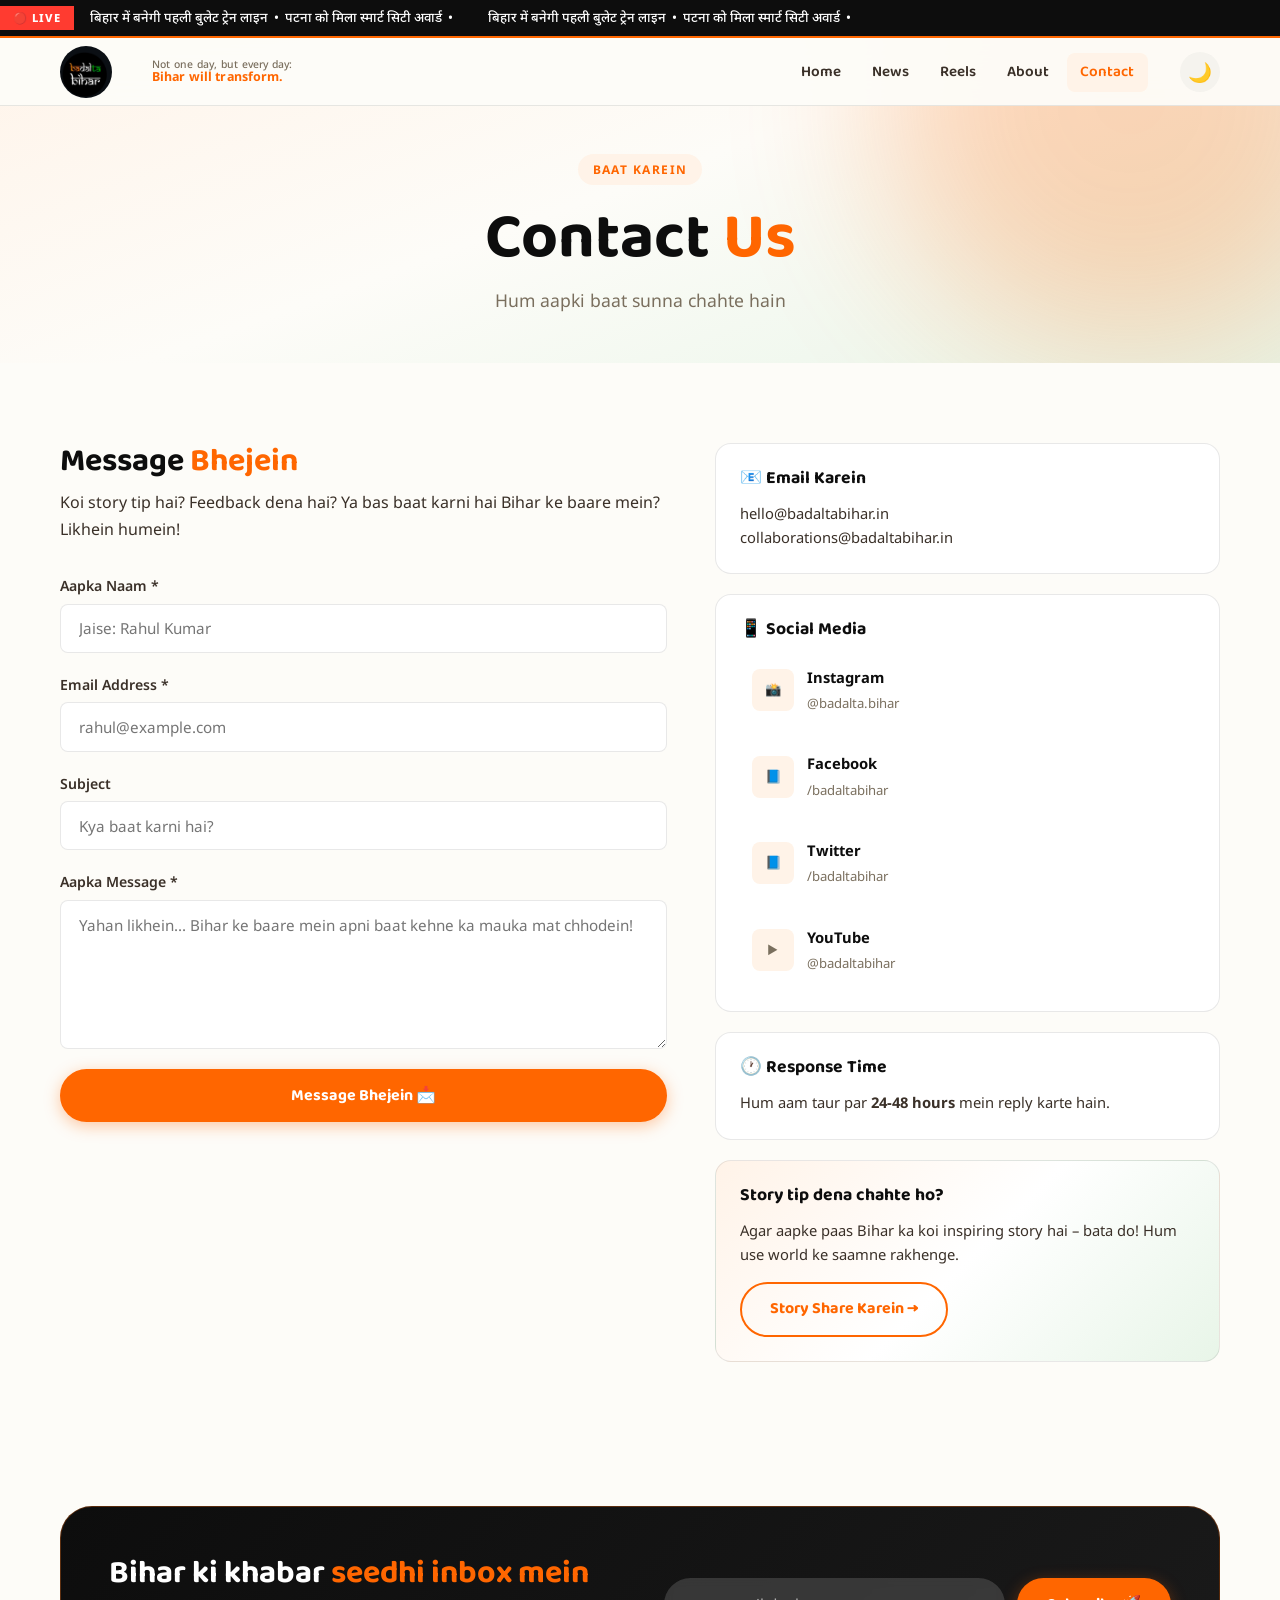
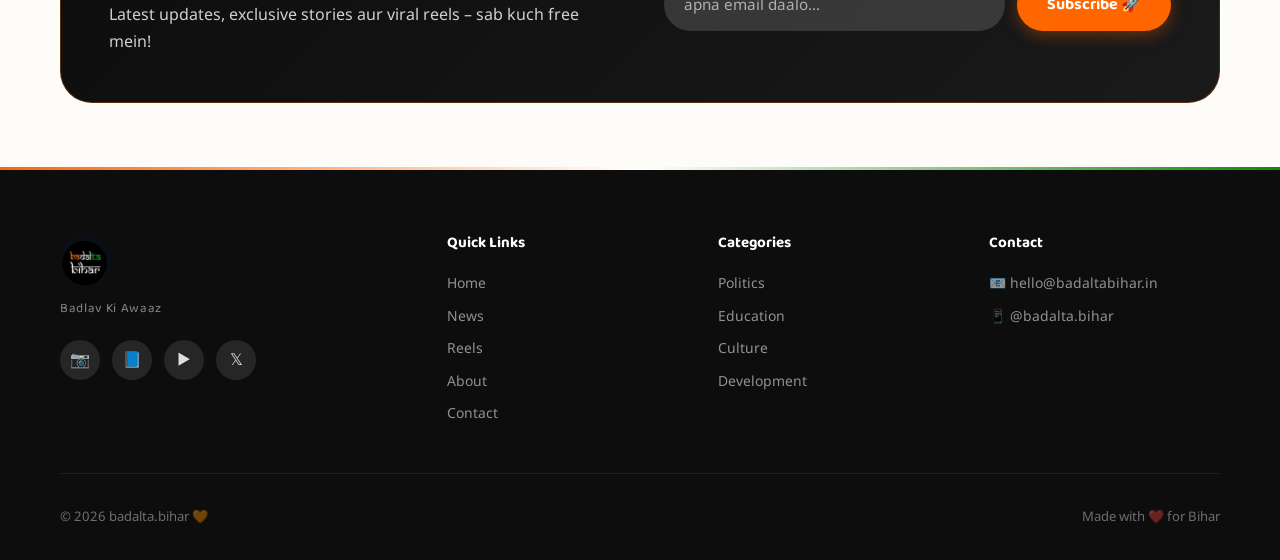
<file: contact.html>
<!DOCTYPE html>
<html lang="hi" data-theme="light">
<head>
  <meta charset="UTF-8" />
  <meta name="viewport" content="width=device-width, initial-scale=1.0" />
  <title>Contact – badalta.bihar</title>
  <link rel="stylesheet" href="style.css" />
  <link href="https://fonts.googleapis.com/css2?family=Baloo+2:wght@400;500;600;700;800&family=Noto+Sans:ital,wght@0,400;0,500;0,600;1,400&display=swap" rel="stylesheet" />
</head>
<body>
  <div class="ticker-wrap"><span class="ticker-label">🔴 LIVE</span><div class="ticker-track"><span class="ticker-content">बिहार में बनेगी पहली बुलेट ट्रेन लाइन &nbsp;•&nbsp; पटना को मिला स्मार्ट सिटी अवार्ड &nbsp;•&nbsp;</span><span class="ticker-content" aria-hidden="true">बिहार में बनेगी पहली बुलेट ट्रेन लाइन &nbsp;•&nbsp; पटना को मिला स्मार्ट सिटी अवार्ड &nbsp;•&nbsp;</span></div></div>
  <nav class="navbar" id="navbar">
    <div class="nav-inner">
      <a href="index.html" class="logo logo-with-img">
        <img src="[data-uri]" alt="badalta.bihar logo" class="logo-img" />
      </a>
      <div class="nav-tagline">
        <span class="nt-line1">Not one day, but every day:</span>
        <span class="nt-line2">Bihar will transform.</span>
      </div>
      <ul class="nav-links" id="navLinks"><li><a href="index.html">Home</a></li><li><a href="news.html">News</a></li><li><a href="reels.html">Reels</a></li><li><a href="about.html">About</a></li><li><a href="contact.html" class="active">Contact</a></li></ul>
      <div class="nav-actions"><button class="theme-toggle" id="themeToggle">🌙</button><button class="hamburger" id="hamburger"><span></span><span></span><span></span></button></div>
    </div>
  </nav>

  <section class="page-hero">
    <div class="blob blob-1"></div>
    <div class="container">
      <div class="section-badge">Baat Karein</div>
      <h1 class="page-hero-title">Contact <span class="accent">Us</span></h1>
      <p class="page-hero-sub">Hum aapki baat sunna chahte hain</p>
    </div>
  </section>

  <section class="section-gap">
    <div class="container">
      <div class="contact-grid">

        <!-- FORM -->
        <div class="contact-form-wrap">
          <h2 class="contact-form-title">Message <span class="accent">Bhejein</span></h2>
          <p>Koi story tip hai? Feedback dena hai? Ya bas baat karni hai Bihar ke baare mein? Likhein humein!</p>
          <form class="contact-form" id="contactForm">
            <div class="form-group">
              <label for="fname">Aapka Naam *</label>
              <input type="text" id="fname" placeholder="Jaise: Rahul Kumar" required />
            </div>
            <div class="form-group">
              <label for="femail">Email Address *</label>
              <input type="email" id="femail" placeholder="rahul@example.com" required />
            </div>
            <div class="form-group">
              <label for="fsubject">Subject</label>
              <input type="text" id="fsubject" placeholder="Kya baat karni hai?" />
            </div>
            <div class="form-group">
              <label for="fmessage">Aapka Message *</label>
              <textarea id="fmessage" rows="6" placeholder="Yahan likhein... Bihar ke baare mein apni baat kehne ka mauka mat chhodein!" required></textarea>
            </div>
            <button type="submit" class="btn btn-primary btn-full">Message Bhejein 📩</button>
            <div class="form-success" id="formSuccess">✅ Shukriya! Hum jald hi jawab denge.</div>
          </form>
        </div>

        <!-- INFO -->
        <div class="contact-info-wrap">
          <div class="contact-info-card">
            <h3>📧 Email Karein</h3>
            <p>hello@badaltabihar.in</p>
            <p>collaborations@badaltabihar.in</p>
          </div>
          <div class="contact-info-card">
            <h3>📱 Social Media</h3>
            <div class="contact-socials">
              <a href="https://www.instagram.com/badalta.bihar?" target="_blank" rel="noopener" class="contact-social-link">
                <span class="cs-icon">📸</span>
                <div>
                  <strong>Instagram</strong>
                  <span>@badalta.bihar</span>
                </div>
              </a>
              <a href="https://www.facebook.com/share/1H2aRcivme/?mibextid=wwXIfr" target="_blank" rel="noopener" class="contact-social-link">
                <span class="cs-icon">📘</span>
                <div>
                  <strong>Facebook</strong>
                  <span>/badaltabihar</span>
                </div>
              </a>

              <a href="https://x.com/badaltabihar__?s=21" target="_blank" rel="noopener" class="contact-social-link">
                <span class="cs-icon">📘</span>
                <div>
                  <strong>Twitter</strong>
                  <span>/badaltabihar</span>
                </div>
              </a>
              <a href="https://youtube.com/@badaltabihar-yt" target="_blank" rel="noopener" class="contact-social-link">
                <span class="cs-icon">▶</span>
                <div>
                  <strong>YouTube</strong>
                  <span>@badaltabihar</span>
                </div>
              </a>
            </div>
          </div>
          <div class="contact-info-card">
            <h3>🕐 Response Time</h3>
            <p>Hum aam taur par <strong>24-48 hours</strong> mein reply karte hain.</p>
          </div>
          <div class="contact-info-card contact-info-cta">
            <h3>Story tip dena chahte ho?</h3>
            <p>Agar aapke paas Bihar ka koi inspiring story hai – bata do! Hum use world ke saamne rakhenge.</p>
            <a href="mailto:stories@badaltabihar.in" class="btn btn-ghost" style="margin-top:1rem">Story Share Karein →</a>
          </div>
        </div>

      </div>
    </div>
  </section>

  <section class="newsletter-section section-gap">
    <div class="container">
      <div class="newsletter-box">
        <div class="nl-text">
          <h2>Bihar ki khabar <span class="accent">seedhi inbox mein</span></h2>
          <p>Latest updates, exclusive stories aur viral reels – sab kuch free mein!</p>
        </div>
        <form class="nl-form" id="nlForm">
          <input type="email" placeholder="apna email daalo..." required />
          <button type="submit" class="btn btn-primary">Subscribe 🚀</button>
        </form>
      </div>
    </div>
  </section>

  <footer class="footer">
    <div class="container">
      <div class="footer-grid">
        <div class="footer-brand"><a href="index.html" class="logo logo-footer logo-with-img"><img src="[data-uri]" alt="badalta.bihar logo" class="logo-img" /></a><p class="footer-tagline">Badlav Ki Awaaz</p><div class="social-links"><a href="https://www.instagram.com/badalta.bihar?igsh=NTM5YndsMmE4dm55&utm_source=qr" target="_blank" rel="noopener" class="social-btn">📷</a><a href="https://www.facebook.com/share/1H2aRcivme/?mibextid=wwXIfr" target="_blank" rel="noopener" class="social-btn">📘</a><a href="https://youtube.com/@badaltabihar-yt?si=SwULv9LUJE1FTCpi" target="_blank" rel="noopener" class="social-btn">▶</a><a href="https://x.com/badaltabihar__?s=21" target="_blank" rel="noopener" class="social-btn">𝕏</a></div></div>
        <div class="footer-col"><h4>Quick Links</h4><ul><li><a href="index.html">Home</a></li><li><a href="news.html">News</a></li><li><a href="reels.html">Reels</a></li><li><a href="about.html">About</a></li><li><a href="contact.html">Contact</a></li></ul></div>
        <div class="footer-col"><h4>Categories</h4><ul><li><a href="#">Politics</a></li><li><a href="#">Education</a></li><li><a href="#">Culture</a></li><li><a href="#">Development</a></li></ul></div>
        <div class="footer-col"><h4>Contact</h4><ul><li>📧 hello@badaltabihar.in</li><li>📱 @badalta.bihar</li></ul></div>
      </div>
      <div class="footer-bottom"><p>© 2026 badalta.bihar 🧡</p><p>Made with ❤️ for Bihar</p></div>
    </div>
  </footer>
  <script src="script.js"></script>
</body>
</html>
</file>
<file: style.css>
/* ═══════════════════════════════════════════════════════ */
/*  badalta.bihar – style.css                             */
/*  Design: Bihar saffron/green editorial with bold type  */
/* ═══════════════════════════════════════════════════════ */

/* ── DESIGN TOKENS ──────────────────────────────────── */
:root {
  /* ── Logo-matched palette: Saffron | White | Green | Black ── */
  --saffron:       #FF6600;
  --saffron-light: #FF8C2A;
  --saffron-pale:  #FFF3E8;
  --green:         #138808;
  --green-light:   #1DAD0A;
  --green-pale:    #E8F5E8;
  --logo-black:    #0D0D0D;
  --white:         #FFFFFF;
  --earth:         #8B5E3C;
  --earth-pale:    #F5EDE5;
  /* Light theme: clean off-white background */
  --bg:            #FDFCF8;
  --surface:       #FFFFFF;
  --surface-2:     #F5F3EE;
  --text-1:        #0D0D0D;
  --text-2:        #3A3028;
  --text-3:        #7A6F5E;
  --border:        rgba(0,0,0,0.09);
  --shadow-sm:     0 2px 8px rgba(0,0,0,0.07);
  --shadow-md:     0 6px 24px rgba(255,102,0,0.10);
  --shadow-lg:     0 16px 48px rgba(0,0,0,0.15);
  --radius-sm:     8px;
  --radius-md:     16px;
  --radius-lg:     24px;
  --radius-xl:     32px;
  --ticker-h:      38px;
  --nav-h:         68px;
  --font-display:  'Baloo 2', cursive;
  --font-body:     'Noto Sans', sans-serif;
  --transition:    0.25s cubic-bezier(0.4,0,0.2,1);
}

[data-theme="dark"] {
  /* Logo-matched dark: pure black like logo bg, saffron+green glow */
  --bg:        #0A0A0A;
  --surface:   #141414;
  --surface-2: #1E1E1E;
  --text-1:    #F8F6F2;
  --text-2:    #C8BFB0;
  --text-3:    #7A7060;
  --border:    rgba(255,255,255,0.08);
  --shadow-sm: 0 2px 8px rgba(0,0,0,0.5);
  --shadow-md: 0 6px 24px rgba(255,102,0,0.15);
  --shadow-lg: 0 16px 48px rgba(0,0,0,0.7);
  --saffron-pale: #2A1200;
  --green-pale:   #0A1F0A;
  --earth-pale:   #1A0F07;
}

/* ── RESET ──────────────────────────────────────────── */
*, *::before, *::after { box-sizing: border-box; margin: 0; padding: 0; }
html { scroll-behavior: smooth; font-size: 16px; }
body {
  font-family: var(--font-body);
  background: var(--bg);
  color: var(--text-1);
  line-height: 1.65;
  transition: background var(--transition), color var(--transition);
  overflow-x: hidden;
}
img { max-width: 100%; display: block; object-fit: cover; }
a { text-decoration: none; color: inherit; }
ul { list-style: none; }
button { cursor: pointer; border: none; background: none; font-family: inherit; }
input, textarea { font-family: inherit; }

/* ── TYPOGRAPHY ──────────────────────────────────────── */
h1,h2,h3,h4 { font-family: var(--font-display); font-weight: 700; line-height: 1.2; }
.accent { color: var(--saffron); }

/* ── UTILITIES ───────────────────────────────────────── */
.container { width: 100%; max-width: 1200px; margin: 0 auto; padding: 0 1.25rem; }
.section-gap { padding: 5rem 0; }
.section-header { display: flex; align-items: baseline; justify-content: space-between; margin-bottom: 2.5rem; flex-wrap: wrap; gap: 0.5rem; }
.section-title { font-size: clamp(1.8rem, 4vw, 2.5rem); font-family: var(--font-display); }
.section-sub { color: var(--text-3); margin-top: 0.25rem; font-size: 1rem; }
.section-badge { display: inline-block; background: var(--saffron-pale); color: var(--saffron); font-size: 0.75rem; font-weight: 700; letter-spacing: 0.12em; text-transform: uppercase; padding: 0.35rem 0.9rem; border-radius: 50px; margin-bottom: 1rem; }
.see-all { color: var(--saffron); font-weight: 600; font-size: 0.9rem; transition: gap var(--transition); }
.see-all:hover { text-decoration: underline; }

/* ── BUTTONS ─────────────────────────────────────────── */
.btn {
  display: inline-flex; align-items: center; gap: 0.5rem;
  font-family: var(--font-display); font-weight: 700; font-size: 1rem;
  padding: 0.75rem 1.75rem; border-radius: 50px;
  transition: all var(--transition); cursor: pointer; border: 2px solid transparent;
}
.btn-primary {
  background: var(--saffron); color: #fff;
  box-shadow: 0 4px 16px rgba(255,102,0,0.35);
}
.btn-primary:hover { background: var(--saffron-light); transform: translateY(-2px); box-shadow: 0 8px 24px rgba(255,102,0,0.45); }
.btn-ghost {
  background: transparent; color: var(--saffron);
  border-color: var(--saffron);
}
.btn-ghost:hover { background: var(--saffron); color: #fff; }
.btn-sm { font-size: 0.85rem; padding: 0.5rem 1.1rem; }
.btn-full { width: 100%; justify-content: center; }

/* ── TICKER ──────────────────────────────────────────── */
.ticker-wrap {
  position: fixed; top: 0; left: 0; right: 0; z-index: 1000;
  background: var(--logo-black); color: #fff; border-bottom: 2px solid var(--saffron);
  height: var(--ticker-h); display: flex; align-items: center;
  overflow: hidden;
}
.ticker-label {
  flex-shrink: 0; background: #FF3B30; font-size: 0.7rem; font-weight: 800;
  letter-spacing: 0.1em; padding: 0.2rem 0.8rem; margin-right: 1rem;
  animation: pulse-label 2s infinite;
}
@keyframes pulse-label { 0%,100%{opacity:1} 50%{opacity:.6} }
.ticker-track { flex: 1; overflow: hidden; display: flex; }
.ticker-content {
  white-space: nowrap; font-size: 0.82rem; font-weight: 500;
  animation: ticker-scroll 35s linear infinite;
  padding-right: 2rem;
}
@keyframes ticker-scroll { 0%{transform:translateX(0)} 100%{transform:translateX(-100%)} }

/* ── NAVBAR ──────────────────────────────────────────── */
.navbar {
  position: fixed; top: var(--ticker-h); left: 0; right: 0; z-index: 999;
  background: rgba(253,252,248,0.95); backdrop-filter: blur(14px); border-bottom: 1.5px solid rgba(255,102,0,0.12);
  border-bottom: 1px solid var(--border); height: var(--nav-h);
  transition: all var(--transition);
}
[data-theme="dark"] .navbar { background: rgba(10,10,10,0.96); border-bottom: 1.5px solid rgba(255,102,0,0.2); }
.navbar.scrolled { box-shadow: var(--shadow-md); }
.nav-inner {
  max-width: 1200px; margin: 0 auto; padding: 0 1.25rem;
  height: 100%; display: flex; align-items: center; gap: 2rem;
}
.logo {
  display: flex; flex-direction: column; line-height: 1;
  font-family: var(--font-display);
}
.logo-dot { color: var(--saffron); font-size: 1.3rem; font-weight: 800; }
.logo-main { color: var(--green); font-size: 1.3rem; font-weight: 800; }
.logo-footer .logo-dot, .logo-footer .logo-main { font-size: 1.5rem; }
.tagline-nav { color: var(--text-3); font-size: 0.6rem; font-weight: 500; letter-spacing: 0.05em; margin-top: 1px; }
.nav-links { display: flex; gap: 0.25rem; margin-left: auto; }
.nav-links a {
  font-family: var(--font-display); font-weight: 600; font-size: 0.95rem;
  color: var(--text-2); padding: 0.45rem 0.85rem; border-radius: var(--radius-sm);
  transition: all var(--transition);
}
.nav-links a:hover, .nav-links a.active {
  color: var(--saffron); background: var(--saffron-pale);
}
.nav-actions { display: flex; align-items: center; gap: 0.75rem; }
.theme-toggle {
  font-size: 1.2rem; padding: 0.4rem; border-radius: 50%;
  transition: all var(--transition); background: var(--surface-2);
  width: 40px; height: 40px; display: grid; place-items: center;
}
.theme-toggle:hover { background: var(--saffron-pale); }
.hamburger { display: none; flex-direction: column; gap: 5px; padding: 0.5rem; }
.hamburger span { width: 22px; height: 2px; background: var(--text-1); border-radius: 2px; transition: all var(--transition); display: block; }

/* ── HERO ─────────────────────────────────────────────── */
.hero {
  min-height: 100vh; display: flex; flex-direction: column;
  justify-content: center; align-items: center;
  padding-top: calc(var(--ticker-h) + var(--nav-h) + 2rem);
  padding-bottom: 4rem;
  position: relative; overflow: hidden;
  text-align: center;
  background: linear-gradient(175deg, #FFF3E8 0%, #FDFCF8 45%, #E8F5E8 100%);
}
.hero-bg-art { position: absolute; inset: 0; pointer-events: none; }
.blob {
  position: absolute; border-radius: 50%; filter: blur(80px); opacity: 0.25;
  animation: blob-float 12s ease-in-out infinite;
}
.blob-1 { width: 500px; height: 500px; background: var(--saffron); top: -150px; right: -100px; animation-delay: 0s; }
.blob-2 { width: 400px; height: 400px; background: var(--green); bottom: -100px; left: -80px; animation-delay: -4s; }
.blob-3 { width: 300px; height: 300px; background: #1a1a1a; top: 50%; left: 50%; transform: translate(-50%,-50%); animation-delay: -8s; }
@keyframes blob-float { 0%,100%{transform:translate(0,0) scale(1)} 33%{transform:translate(30px,-30px) scale(1.05)} 66%{transform:translate(-20px,20px) scale(0.95)} }
.hero-inner { position: relative; z-index: 2; max-width: 800px; padding: 0 1.25rem; }
.hero-badge {
  display: inline-block; background: var(--logo-black); color: var(--saffron); border: 1px solid var(--saffron);
  font-size: 0.75rem; font-weight: 700; letter-spacing: 0.1em; text-transform: uppercase;
  padding: 0.4rem 1rem; border-radius: 50px; margin-bottom: 1.5rem;
  animation: fadeUp 0.6s ease calc(var(--d,0)*0.12s) both;
}
.hero-title {
  font-size: clamp(2.5rem, 8vw, 5.5rem);
  font-family: var(--font-display); font-weight: 800;
  line-height: 1.05; margin-bottom: 0.5rem; letter-spacing: -0.02em;
}
.hero-word { display: inline-block; animation: fadeUp 0.6s ease calc(var(--d,0)*0.15s) both; }
.hero-sub-line { font-size: clamp(1.2rem, 3vw, 1.8rem); color: var(--green); font-weight: 600; animation: fadeUp 0.6s ease calc(var(--d,0)*0.15s) both; }
.hero-desc {
  font-size: clamp(1rem, 2vw, 1.15rem); color: var(--text-2); margin: 1.5rem auto;
  max-width: 550px; animation: fadeUp 0.6s ease calc(var(--d,0)*0.15s) both;
}
.hero-cta { display: flex; gap: 1rem; justify-content: center; flex-wrap: wrap; animation: fadeUp 0.6s ease calc(var(--d,0)*0.15s) both; }
.hero-stats {
  display: flex; align-items: center; gap: 2rem; justify-content: center;
  margin-top: 3rem; animation: fadeUp 0.6s ease calc(var(--d,0)*0.15s) both;
}
.stat { text-align: center; }
.stat strong { display: block; font-size: 2rem; font-family: var(--font-display); color: var(--saffron); font-weight: 800; }
.stat span { font-size: 0.8rem; color: var(--text-3); text-transform: uppercase; letter-spacing: 0.08em; }
.stat-divider { width: 1px; height: 40px; background: var(--border); }
.hero-scroll-hint {
  position: absolute; bottom: 2rem; left: 50%; transform: translateX(-50%);
  display: flex; flex-direction: column; align-items: center; gap: 0.5rem;
  color: var(--text-3); font-size: 0.75rem; letter-spacing: 0.1em; text-transform: uppercase;
  animation: fadeUp 1s ease 1s both;
}
.scroll-arrow {
  width: 20px; height: 20px; border-right: 2px solid var(--saffron); border-bottom: 2px solid var(--saffron);
  transform: rotate(45deg); animation: scroll-bounce 1.5s ease-in-out infinite;
}
@keyframes scroll-bounce { 0%,100%{transform:rotate(45deg) translateY(0)} 50%{transform:rotate(45deg) translateY(6px)} }
@keyframes fadeUp { from{opacity:0;transform:translateY(24px)} to{opacity:1;transform:translateY(0)} }

/* ── CATEGORIES ──────────────────────────────────────── */
.cat-grid { display: grid; grid-template-columns: repeat(5,1fr); gap: 1rem; }
.cat-card {
  display: flex; flex-direction: column; align-items: center; gap: 0.5rem;
  padding: 1.75rem 1rem; border-radius: var(--radius-md); text-align: center;
  transition: all var(--transition); cursor: pointer; border: 2px solid transparent;
}
.cat-card:hover { transform: translateY(-6px); box-shadow: var(--shadow-md); }
.cat-icon { font-size: 2.2rem; }
.cat-card h3 { font-family: var(--font-display); font-weight: 700; font-size: 1rem; }
.cat-card span { font-size: 0.78rem; color: var(--text-3); }
.cat-politics  { background: #FFF5F5; } .cat-politics:hover  { border-color: #FF6B6B; }
.cat-education { background: #F0F7FF; } .cat-education:hover { border-color: #4A90E2; }
.cat-culture   { background: #FFF8F0; } .cat-culture:hover   { border-color: var(--saffron); }
.cat-development { background: var(--green-pale); } .cat-development:hover { border-color: var(--green); }
.cat-local     { background: var(--earth-pale); } .cat-local:hover     { border-color: var(--earth); }
[data-theme="dark"] .cat-politics  { background: #1A0505; }
[data-theme="dark"] .cat-education { background: #05100A; }
[data-theme="dark"] .cat-culture   { background: #1A0A00; }
[data-theme="dark"] .cat-development { background: var(--green-pale); }
[data-theme="dark"] .cat-local     { background: var(--earth-pale); }

/* ── FEATURED NEWS ───────────────────────────────────── */
.news-grid {
  display: grid;
  grid-template-columns: 1.6fr 1fr;
  grid-template-rows: auto auto;
  gap: 1.5rem;
}
.news-card--featured { grid-row: span 2; }
.news-card {
  background: var(--surface); border-radius: var(--radius-md);
  overflow: hidden; border: 1px solid var(--border);
  transition: all var(--transition); display: flex; flex-direction: column;
}
.news-card:hover { transform: translateY(-4px); box-shadow: var(--shadow-md); }
.news-img { position: relative; overflow: hidden; }
.news-img img { width: 100%; height: 240px; transition: transform 0.4s ease; }
.news-card--featured .news-img img { height: 380px; }
.news-card:hover .news-img img { transform: scale(1.05); }
.news-tag {
  position: absolute; top: 0.75rem; left: 0.75rem;
  font-size: 0.72rem; font-weight: 700; letter-spacing: 0.06em; text-transform: uppercase;
  padding: 0.3rem 0.75rem; border-radius: 50px;
}
.tag-development { background: var(--green); color: #fff; }
.tag-education   { background: #4A90E2; color: #fff; }
.tag-culture     { background: var(--saffron); color: #fff; }
.tag-politics    { background: #E53E3E; color: #fff; }
.tag-local       { background: var(--earth); color: #fff; }
.news-body { padding: 1.25rem; flex: 1; display: flex; flex-direction: column; gap: 0.5rem; }
.news-date { font-size: 0.78rem; color: var(--text-3); }
.news-title { font-family: var(--font-display); font-size: 1.05rem; font-weight: 700; line-height: 1.35; }
.news-card--featured .news-title { font-size: 1.4rem; }
.news-excerpt { font-size: 0.9rem; color: var(--text-2); flex: 1; }
.news-read-more {
  display: inline-flex; align-items: center; gap: 0.3rem; color: var(--saffron);
  font-weight: 700; font-size: 0.88rem; margin-top: auto; padding-top: 0.5rem;
  transition: gap var(--transition);
}
.news-read-more:hover { gap: 0.6rem; }

/* ── REELS ────────────────────────────────────────────── */
.reels-grid { display: grid; grid-template-columns: repeat(3,1fr); gap: 1rem; }
.reels-page-grid { display: grid; grid-template-columns: repeat(3,1fr); gap: 1.5rem; }
.reel-card { cursor: pointer; }
.reel-thumb {
  position: relative; border-radius: var(--radius-md); overflow: hidden;
  aspect-ratio: 9/16; max-height: 380px;
  background: var(--surface-2);
}
.reel-card-lg .reel-thumb { max-height: none; aspect-ratio: 9/14; }
.reel-thumb img { width: 100%; height: 100%; object-fit: cover; transition: transform 0.4s ease; }
.reel-card:hover .reel-thumb img { transform: scale(1.06); }
.reel-overlay {
  position: absolute; inset: 0; background: rgba(0,0,0,0.3);
  display: grid; place-items: center; opacity: 0; transition: opacity var(--transition);
}
.reel-card:hover .reel-overlay { opacity: 1; }
.play-btn {
  width: 56px; height: 56px; background: rgba(255,255,255,0.95); border-radius: 50%;
  display: grid; place-items: center; font-size: 1.2rem; color: var(--saffron);
  transition: transform var(--transition);
}
.play-btn:hover { transform: scale(1.1); }
.reel-views {
  position: absolute; top: 0.75rem; right: 0.75rem;
  background: rgba(0,0,0,0.6); color: #fff;
  font-size: 0.72rem; padding: 0.25rem 0.6rem; border-radius: 50px; backdrop-filter: blur(4px);
}
.reel-duration {
  position: absolute; bottom: 0.75rem; right: 0.75rem;
  background: rgba(0,0,0,0.6); color: #fff;
  font-size: 0.72rem; padding: 0.25rem 0.6rem; border-radius: 50px;
}
.reel-caption { font-size: 0.82rem; color: var(--text-2); margin-top: 0.6rem; line-height: 1.4; }

/* ── ABOUT PREVIEW ─────────────────────────────────── */
.about-grid { display: grid; grid-template-columns: 1fr 1fr; gap: 4rem; align-items: center; }
.about-text p { color: var(--text-2); margin-bottom: 1rem; }
.about-pills { display: flex; gap: 0.75rem; flex-wrap: wrap; margin-top: 1rem; }
.about-pills span {
  background: var(--surface-2); color: var(--text-1);
  font-size: 0.82rem; font-weight: 600; padding: 0.4rem 1rem; border-radius: 50px;
  border: 1px solid var(--border);
}
.about-card-stack { position: relative; height: 320px; }
.acard {
  position: absolute; background: var(--surface); border-radius: var(--radius-md);
  padding: 1.5rem; border: 1px solid var(--border); box-shadow: var(--shadow-sm);
  width: 220px; transition: transform var(--transition);
}
.acard:hover { transform: translateY(-4px) scale(1.02); }
.acard-icon { font-size: 2rem; margin-bottom: 0.5rem; }
.acard h4 { font-family: var(--font-display); font-size: 1rem; font-weight: 700; }
.acard p { font-size: 0.82rem; color: var(--text-3); margin-top: 0.25rem; }
.acard-1 { top: 0; left: 0; transform: rotate(-3deg); }
.acard-2 { top: 60px; right: 0; transform: rotate(2deg); }
.acard-3 { bottom: 0; left: 40px; transform: rotate(-1deg); }

/* ── NEWSLETTER ──────────────────────────────────────── */
.newsletter-section { padding: 4rem 0; }
.newsletter-box {
  background: linear-gradient(135deg, #0D0D0D 0%, #1a1a1a 100%); border: 1px solid rgba(255,102,0,0.3);
  border-radius: var(--radius-xl); padding: 3rem; color: #fff;
  display: flex; align-items: center; gap: 3rem; flex-wrap: wrap;
}
.nl-text { flex: 1; }
.nl-text h2 { font-family: var(--font-display); font-size: clamp(1.4rem,3vw,2rem); font-weight: 700; color: #fff; }
.nl-text .accent { color: var(--saffron); }
.nl-text p { color: rgba(255,255,255,0.8); margin-top: 0.5rem; }
.nl-form { display: flex; gap: 0.75rem; flex-wrap: wrap; flex: 1; min-width: 280px; }
.nl-form input {
  flex: 1; min-width: 200px; padding: 0.85rem 1.25rem;
  border-radius: 50px; border: none; outline: none;
  font-size: 0.95rem; background: rgba(255,255,255,0.15);
  color: #fff; backdrop-filter: blur(4px);
}
.nl-form input::placeholder { color: rgba(255,255,255,0.6); }
.nl-form input:focus { background: rgba(255,255,255,0.25); }

/* ── PAGE HERO ───────────────────────────────────────── */
.page-hero {
  padding-top: calc(var(--ticker-h) + var(--nav-h) + 3rem);
  padding-bottom: 3rem; text-align: center;
  background: linear-gradient(160deg, #FFF3E8 0%, #FDFCF8 50%, #E8F5E8 100%);
  position: relative; overflow: hidden;
}
.page-hero-title { font-size: clamp(2.5rem,6vw,4rem); font-family: var(--font-display); }
.page-hero-sub { color: var(--text-3); margin-top: 0.5rem; font-size: 1.1rem; }

/* ── NEWS PAGE ───────────────────────────────────────── */
.news-toolbar { display: flex; gap: 1.25rem; align-items: center; flex-wrap: wrap; padding-bottom: 2.5rem; }
.search-wrap { position: relative; }
.search-icon { position: absolute; left: 1rem; top: 50%; transform: translateY(-50%); pointer-events: none; }
.search-input {
  padding: 0.75rem 1.25rem 0.75rem 2.75rem; border-radius: 50px;
  border: 1.5px solid var(--border); background: var(--surface); color: var(--text-1);
  font-size: 0.95rem; width: 280px; outline: none; transition: all var(--transition);
}
.search-input:focus { border-color: var(--saffron); box-shadow: 0 0 0 3px rgba(255,102,0,0.15); }
.filter-tabs { display: flex; gap: 0.5rem; flex-wrap: wrap; }
.filter-btn {
  padding: 0.5rem 1.1rem; border-radius: 50px; font-family: var(--font-display);
  font-weight: 600; font-size: 0.85rem; color: var(--text-2);
  background: var(--surface); border: 1.5px solid var(--border);
  transition: all var(--transition);
}
.filter-btn:hover, .filter-btn.active {
  background: var(--saffron); color: #fff; border-color: var(--saffron);
}
.news-list-grid { display: grid; grid-template-columns: 1fr 1fr; gap: 1.75rem; }
.news-list-card {
  display: flex; gap: 1.25rem; background: var(--surface);
  border-radius: var(--radius-md); overflow: hidden;
  border: 1px solid var(--border); transition: all var(--transition);
}
.news-list-card:hover { transform: translateY(-3px); box-shadow: var(--shadow-md); }
.news-list-img { flex-shrink: 0; width: 160px; position: relative; overflow: hidden; }
.news-list-img img { width: 100%; height: 100%; object-fit: cover; transition: transform 0.4s ease; }
.news-list-card:hover .news-list-img img { transform: scale(1.05); }
.news-list-body { flex: 1; padding: 1.25rem 1.25rem 1.25rem 0; display: flex; flex-direction: column; gap: 0.5rem; }
.news-list-body time { font-size: 0.75rem; color: var(--text-3); }
.news-list-body h3 { font-family: var(--font-display); font-size: 1rem; font-weight: 700; line-height: 1.35; }
.news-list-body p { font-size: 0.85rem; color: var(--text-2); flex: 1; }
.news-list-footer { display: flex; align-items: center; justify-content: space-between; margin-top: auto; padding-top: 0.5rem; }
.share-btns { display: flex; gap: 0.4rem; }
.share-btn {
  font-size: 1rem; padding: 0.3rem; border-radius: var(--radius-sm);
  transition: all var(--transition); opacity: 0.6;
}
.share-btn:hover { opacity: 1; background: var(--surface-2); }
.no-results { text-align: center; padding: 4rem; color: var(--text-3); font-size: 1.1rem; }

/* ── ABOUT PAGE ──────────────────────────────────────── */
.about-full-grid { display: grid; grid-template-columns: 1fr 1fr; gap: 4rem; align-items: center; }
.about-full-img { position: relative; border-radius: var(--radius-lg); overflow: hidden; }
.about-full-img img { width: 100%; height: 450px; }
.img-badge {
  position: absolute; bottom: 1.5rem; left: 1.5rem;
  background: var(--saffron); color: #fff; font-family: var(--font-display);
  font-weight: 700; padding: 0.5rem 1.25rem; border-radius: 50px; font-size: 0.9rem;
}
.about-full-text h2 { font-size: 2.2rem; margin-bottom: 1rem; }
.about-full-text p { color: var(--text-2); margin-bottom: 1rem; }

.mv-grid { display: grid; grid-template-columns: repeat(3,1fr); gap: 1.5rem; }
.mv-card {
  padding: 2rem; border-radius: var(--radius-md);
  border: 1px solid var(--border); background: var(--surface);
  transition: all var(--transition);
}
.mv-card:hover { transform: translateY(-4px); box-shadow: var(--shadow-md); }
.mv-section { background: linear-gradient(135deg, var(--saffron-pale), #fff8f0); }
[data-theme="dark"] .mv-section { background: linear-gradient(135deg, var(--saffron-pale), #fff8f0); }
.mv-icon { font-size: 2.5rem; margin-bottom: 1rem; }
.mv-card h3 { font-family: var(--font-display); font-size: 1.3rem; margin-bottom: 0.75rem; }
.mv-card p { color: var(--text-2); font-size: 0.92rem; }
.mv-card ul { list-style: none; display: flex; flex-direction: column; gap: 0.4rem; }
.mv-card li { color: var(--text-2); font-size: 0.92rem; }

.creator-section { background: linear-gradient(135deg, var(--saffron-pale) 0%, var(--green-pale) 100%); }
.creator-card {
  display: flex; gap: 2.5rem; align-items: flex-start;
  background: var(--surface); border-radius: var(--radius-lg);
  padding: 2.5rem; border: 1px solid var(--border); max-width: 860px; margin: 0 auto;
}
.creator-avatar { flex-shrink: 0; }
.creator-avatar img { width: 160px; height: 160px; border-radius: 50%; object-fit: cover; border: 4px solid var(--saffron); }
.creator-text h3 { font-family: var(--font-display); font-size: 1.6rem; }
.creator-role { display: block; color: var(--saffron); font-weight: 600; font-size: 0.9rem; margin-bottom: 1rem; }
.creator-text p { color: var(--text-2); margin-bottom: 0.75rem; font-size: 0.95rem; }
.creator-social { display: flex; gap: 1rem; flex-wrap: wrap; margin-top: 1rem; }
.creator-social a { color: var(--saffron); font-weight: 600; font-size: 0.9rem; }

/* Two-founder layout */
.founders-grid { display: grid; grid-template-columns: 1fr 1fr; gap: 2rem; }
@media (max-width: 860px) { .founders-grid { grid-template-columns: 1fr; } }

.why-timeline { max-width: 700px; margin: 0 auto; display: flex; flex-direction: column; gap: 0; }
.why-item { display: flex; gap: 1.5rem; padding-bottom: 2.5rem; position: relative; }
.why-item::before { content:''; position:absolute; left:32px; top:48px; bottom:0; width:2px; background: var(--border); }
.why-item:last-child::before { display:none; }
.why-dot {
  flex-shrink: 0; width: 64px; height: 64px; border-radius: 50%;
  background: var(--saffron); color: #fff; font-family: var(--font-display);
  font-weight: 700; font-size: 0.72rem; display: grid; place-items: center; text-align: center;
  z-index: 1; line-height: 1.2; padding: 0.5rem;
}
.why-text h4 { font-family: var(--font-display); font-size: 1.1rem; margin-bottom: 0.5rem; }
.why-text p { color: var(--text-2); font-size: 0.92rem; }

/* ── CONTACT PAGE ────────────────────────────────────── */
.contact-grid { display: grid; grid-template-columns: 1.2fr 1fr; gap: 3rem; }
.contact-form-title { font-size: 2rem; margin-bottom: 0.5rem; }
.contact-form-wrap > p { color: var(--text-2); margin-bottom: 2rem; }
.contact-form { display: flex; flex-direction: column; gap: 1.25rem; }
.form-group { display: flex; flex-direction: column; gap: 0.4rem; }
.form-group label { font-weight: 600; font-size: 0.88rem; color: var(--text-2); }
.form-group input, .form-group textarea {
  padding: 0.85rem 1.1rem; border-radius: var(--radius-sm);
  border: 1.5px solid var(--border); background: var(--surface);
  color: var(--text-1); font-size: 0.95rem; outline: none;
  transition: all var(--transition); resize: vertical;
}
.form-group input:focus, .form-group textarea:focus {
  border-color: var(--saffron); box-shadow: 0 0 0 3px rgba(255,102,0,0.15);
}
.form-success {
  display: none; background: var(--green-pale); color: var(--green);
  border-radius: var(--radius-sm); padding: 0.85rem 1.1rem;
  font-weight: 600; border: 1px solid var(--green);
}
.contact-info-wrap { display: flex; flex-direction: column; gap: 1.25rem; }
.contact-info-card {
  background: var(--surface); border-radius: var(--radius-md);
  padding: 1.5rem; border: 1px solid var(--border);
}
.contact-info-card h3 { font-family: var(--font-display); font-size: 1.1rem; margin-bottom: 0.75rem; }
.contact-info-card p { color: var(--text-2); font-size: 0.92rem; }
.contact-socials { display: flex; flex-direction: column; gap: 0.75rem; }
.contact-social-link {
  display: flex; align-items: center; gap: 0.85rem;
  padding: 0.75rem; border-radius: var(--radius-sm);
  transition: background var(--transition);
}
.contact-social-link:hover { background: var(--surface-2); }
.cs-icon { font-size: 1.5rem; width: 42px; height: 42px; display: grid; place-items: center; background: var(--saffron-pale); border-radius: var(--radius-sm); }
.contact-social-link strong { display: block; font-weight: 700; font-size: 0.92rem; }
.contact-social-link span { font-size: 0.82rem; color: var(--text-3); }
.contact-info-cta { background: linear-gradient(135deg, var(--saffron-pale) 0%, #fff 50%, var(--green-pale) 100%); }

/* ── FOOTER ──────────────────────────────────────────── */
.footer { background: var(--logo-black); color: rgba(255,255,255,0.85); padding: 4rem 0 2rem; border-top: 3px solid transparent; border-image: linear-gradient(90deg, var(--saffron), #fff, var(--green)) 1; }
[data-theme="dark"] .footer { background: #080808; }
.footer-grid { display: grid; grid-template-columns: 1.5fr 1fr 1fr 1fr; gap: 2.5rem; margin-bottom: 3rem; }
.footer-brand { display: flex; flex-direction: column; gap: 0.75rem; }
.footer-brand .logo-dot { color: var(--saffron); }
.footer-brand .logo-main { color: #fff; }
.footer-tagline { font-family: var(--font-display); font-size: 0.82rem; color: rgba(255,255,255,0.5); letter-spacing: 0.05em; }
.footer-desc { font-size: 0.87rem; color: rgba(255,255,255,0.55); line-height: 1.6; }
.social-links { display: flex; gap: 0.75rem; margin-top: 0.5rem; }
.social-btn {
  width: 40px; height: 40px; border-radius: 50%;
  background: rgba(255,255,255,0.1); display: grid; place-items: center;
  font-size: 1rem; transition: all var(--transition);
}
.social-btn:hover { background: var(--saffron); transform: translateY(-2px); }
.social-btn svg { width: 18px; height: 18px; }
.footer-col h4 { font-family: var(--font-display); font-size: 0.95rem; font-weight: 700; color: #fff; margin-bottom: 1.25rem; }
.footer-col ul { display: flex; flex-direction: column; gap: 0.6rem; }
.footer-col li, .footer-col a { font-size: 0.87rem; color: rgba(255,255,255,0.55); transition: color var(--transition); }
.footer-col a:hover { color: var(--saffron); }
.footer-bottom {
  border-top: 1px solid rgba(255,255,255,0.08); padding-top: 2rem;
  display: flex; align-items: center; justify-content: space-between; flex-wrap: wrap; gap: 0.5rem;
}
.footer-bottom p { font-size: 0.82rem; color: rgba(255,255,255,0.4); }

/* ── VIDEO MODAL ─────────────────────────────────────── */
.video-modal {
  position: fixed; inset: 0; z-index: 9999;
  display: none; align-items: center; justify-content: center;
}
.video-modal.active { display: flex; }
.modal-overlay { position: absolute; inset: 0; background: rgba(0,0,0,0.85); backdrop-filter: blur(4px); }
.modal-content {
  position: relative; z-index: 1; background: var(--surface);
  border-radius: var(--radius-xl); padding: 2.5rem; max-width: 480px; width: 90%;
  animation: modal-in 0.3s ease;
}
@keyframes modal-in { from{opacity:0;transform:scale(0.92)} to{opacity:1;transform:scale(1)} }
.modal-close {
  position: absolute; top: 1rem; right: 1rem; width: 36px; height: 36px;
  border-radius: 50%; background: var(--surface-2); font-size: 1rem;
  display: grid; place-items: center; transition: all var(--transition);
}
.modal-close:hover { background: #FF3B30; color: #fff; }
.modal-video-placeholder {
  aspect-ratio: 9/16; max-height: 480px; background: linear-gradient(135deg,#1a0a00,#002a10);
  border-radius: var(--radius-md); display: flex; flex-direction: column;
  align-items: center; justify-content: center; gap: 1.5rem; color: #fff;
}
.play-pulse {
  width: 80px; height: 80px; border-radius: 50%;
  background: var(--saffron); display: grid; place-items: center; font-size: 2rem;
  animation: play-pulse-anim 2s ease-in-out infinite;
}
@keyframes play-pulse-anim { 0%,100%{box-shadow:0 0 0 0 rgba(255,102,0,0.6)} 50%{box-shadow:0 0 0 20px rgba(255,102,0,0)} }
#modalCaption { color: rgba(255,255,255,0.8); font-size: 0.88rem; text-align: center; padding: 0 1rem; }

/* ── RESPONSIVE ──────────────────────────────────────── */
@media (max-width: 1024px) {
  .cat-grid { grid-template-columns: repeat(3,1fr); }
  .cat-card:nth-child(4), .cat-card:nth-child(5) { grid-column: span 1; }
  .news-grid { grid-template-columns: 1fr; }
  .news-card--featured { grid-row: span 1; }
  .about-grid { grid-template-columns: 1fr; }
  .about-full-grid { grid-template-columns: 1fr; }
  .footer-grid { grid-template-columns: 1fr 1fr; }
}

@media (max-width: 768px) {
  .section-gap { padding: 3rem 0; }
  .cat-grid { grid-template-columns: repeat(2,1fr); }
  .cat-card:last-child { grid-column: span 2; }
  .nav-links { display: none; flex-direction: column; position: fixed; top: calc(var(--ticker-h) + var(--nav-h)); left: 0; right: 0; background: var(--surface); padding: 1.5rem; gap: 0.25rem; border-bottom: 1px solid var(--border); box-shadow: var(--shadow-md); }
  .nav-links.open { display: flex; }
  .nav-links a { padding: 0.75rem 1rem; border-radius: var(--radius-sm); }
  .hamburger { display: flex; }
  .hamburger.open span:nth-child(1) { transform: rotate(45deg) translate(5px,5px); }
  .hamburger.open span:nth-child(2) { opacity: 0; }
  .hamburger.open span:nth-child(3) { transform: rotate(-45deg) translate(5px,-5px); }
  .reels-grid, .reels-page-grid { grid-template-columns: repeat(2,1fr); }
  .news-list-grid { grid-template-columns: 1fr; }
  .news-list-card { flex-direction: column; }
  .news-list-img { width: 100%; height: 180px; }
  .news-list-body { padding: 1rem; }
  .mv-grid { grid-template-columns: 1fr; }
  .about-full-img img { height: 260px; }
  .creator-card { flex-direction: column; }
  .creator-avatar img { width: 100px; height: 100px; }
  .contact-grid { grid-template-columns: 1fr; }
  .footer-grid { grid-template-columns: 1fr; }
  .newsletter-box { flex-direction: column; gap: 1.5rem; padding: 2rem; }
  .hero-stats { gap: 1rem; }
}

@media (max-width: 480px) {
  .cat-grid { grid-template-columns: repeat(2,1fr); }
  .cat-card:last-child { grid-column: span 1; }
  .reels-grid, .reels-page-grid { grid-template-columns: 1fr 1fr; }
  .hero-cta { flex-direction: column; align-items: center; }
  .filter-tabs { overflow-x: auto; flex-wrap: nowrap; padding-bottom: 0.5rem; }
  .news-toolbar { flex-direction: column; align-items: stretch; }
  .search-input { width: 100%; }
}

/* ── SCROLL FADE-IN ──────────────────────────────────── */
.reveal {
  opacity: 0; transform: translateY(30px); transition: opacity 0.6s ease, transform 0.6s ease;
}
.reveal.visible { opacity: 1; transform: translateY(0); }

/* ── LOGO WITH IMAGE ─────────────────────────────────── */
.logo-with-img {
  flex-direction: row !important;
  align-items: center;
  gap: 0;
}
.logo-img {
  width: 52px;
  height: 52px;
  border-radius: 50%;
  object-fit: cover;
  object-position: center;
  border: none;
  flex-shrink: 0;
  transition: transform var(--transition);
}
.logo-with-img:hover .logo-img { transform: scale(1.08); }
.logo-img-sm {
  width: 44px;
  height: 44px;
}
/* Hide any leftover text in logo */
.logo-with-img .logo-dot,
.logo-with-img .logo-main,
.logo-with-img .tagline-nav { display: none; }

/* ── NAV TAGLINE (after logo) ───────────────────────── */
.nav-tagline {
  display: flex;
  flex-direction: column;
  line-height: 1.2;
  margin-left: 0.5rem;
}
.nt-line1 {
  font-size: 0.65rem;
  color: var(--text-3);
  font-family: var(--font-body);
  font-weight: 500;
  letter-spacing: 0.02em;
}
.nt-line2 {
  font-size: 0.78rem;
  color: var(--saffron);
  font-family: var(--font-body);
  font-weight: 700;
  letter-spacing: 0.01em;
}
[data-theme="dark"] .nt-line1 { color: rgba(255,255,255,0.55); }
[data-theme="dark"] .nt-line2 { color: var(--saffron); }

/* Hide tagline on very small screens */
@media (max-width: 420px) {
  .nav-tagline { display: none; }
}

/* ── REELS DARK INSTAGRAM GRID ──────────────────────── */
.reels-page .navbar {
  background: rgba(10,10,10,0.97) !important;
  border-bottom: 1px solid rgba(255,102,0,0.2) !important;
}
.reels-page .ticker-wrap {
  background: #0D0D0D !important;
}
.reels-dark-section {
  background: #0A0A0A;
  min-height: 100vh;
  padding-top: 0 !important;
}
.reels-insta-wrap {
  max-width: 100%;
  margin: 0 auto;
  background: #000;
}
.reels-insta-grid {
  display: grid;
  grid-template-columns: repeat(3, 1fr);
  gap: 3px;
  background: #000;
}
.reels-insta-grid .reel-card {
  position: relative;
  aspect-ratio: 9/16;
  overflow: hidden;
  cursor: pointer;
  background: #111;
  border-radius: 0 !important;
  box-shadow: none !important;
}
.reels-insta-grid .reel-thumb {
  position: absolute;
  inset: 0;
}
.reels-insta-grid .reel-thumb img {
  width: 100%;
  height: 100%;
  object-fit: cover;
  display: block;
  filter: brightness(0.75);
  transition: filter 0.3s ease, transform 0.3s ease;
}
.reels-insta-grid .reel-card:hover .reel-thumb img {
  filter: brightness(0.5);
  transform: scale(1.04);
}
.reels-insta-grid .reel-overlay {
  position: absolute;
  inset: 0;
  display: flex;
  align-items: center;
  justify-content: center;
  background: transparent;
}
.reels-insta-grid .play-btn {
  font-size: 2rem;
  color: rgba(255,255,255,0.0);
  transition: color 0.2s;
}
.reels-insta-grid .reel-card:hover .play-btn {
  color: rgba(255,255,255,0.9);
}
.reels-insta-grid .reel-views {
  position: absolute;
  bottom: 6px;
  left: 6px;
  font-size: 0.65rem;
  color: #fff;
  font-weight: 700;
  text-shadow: 0 1px 4px rgba(0,0,0,0.8);
  background: rgba(0,0,0,0.4);
  padding: 2px 5px;
  border-radius: 4px;
}
.reels-insta-grid .reel-duration {
  position: absolute;
  bottom: 6px;
  right: 6px;
  font-size: 0.65rem;
  color: #fff;
  font-weight: 600;
  text-shadow: 0 1px 4px rgba(0,0,0,0.8);
}
.reels-insta-grid .reel-caption {
  display: none; /* hide caption in grid — shown in modal */
}
/* Category label overlay (top-left) */
.reels-insta-grid .reel-card::before {
  content: '';
  position: absolute;
  inset: 0;
  background: linear-gradient(to top, rgba(0,0,0,0.6) 0%, transparent 50%);
  z-index: 1;
  pointer-events: none;
}
.reels-insta-grid .reel-views,
.reels-insta-grid .reel-duration,
.reels-insta-grid .reel-overlay {
  z-index: 2;
}

/* Mobile: 3-col tight grid */
@media (max-width: 640px) {
  .reels-insta-grid { gap: 2px; }
  .reels-insta-grid .reel-views { font-size: 0.55rem; }
}
/* Desktop: max width like Instagram */
@media (min-width: 900px) {
  .reels-insta-wrap { max-width: 900px; margin: 0 auto; }
}

/* Page hero on reels page — dark */
.reels-page .page-hero {
  background: linear-gradient(175deg, #1a0a00 0%, #0D0D0D 60%) !important;
  padding-bottom: 1.5rem;
}
.reels-page .page-hero-title,
.reels-page .page-hero-sub,
.reels-page .section-badge { color: #fff !important; }
.reels-page .section-badge { background: rgba(255,102,0,0.15); color: var(--saffron) !important; border: 1px solid rgba(255,102,0,0.3); }
.reels-page .footer { background: #050505 !important; }
</file>
